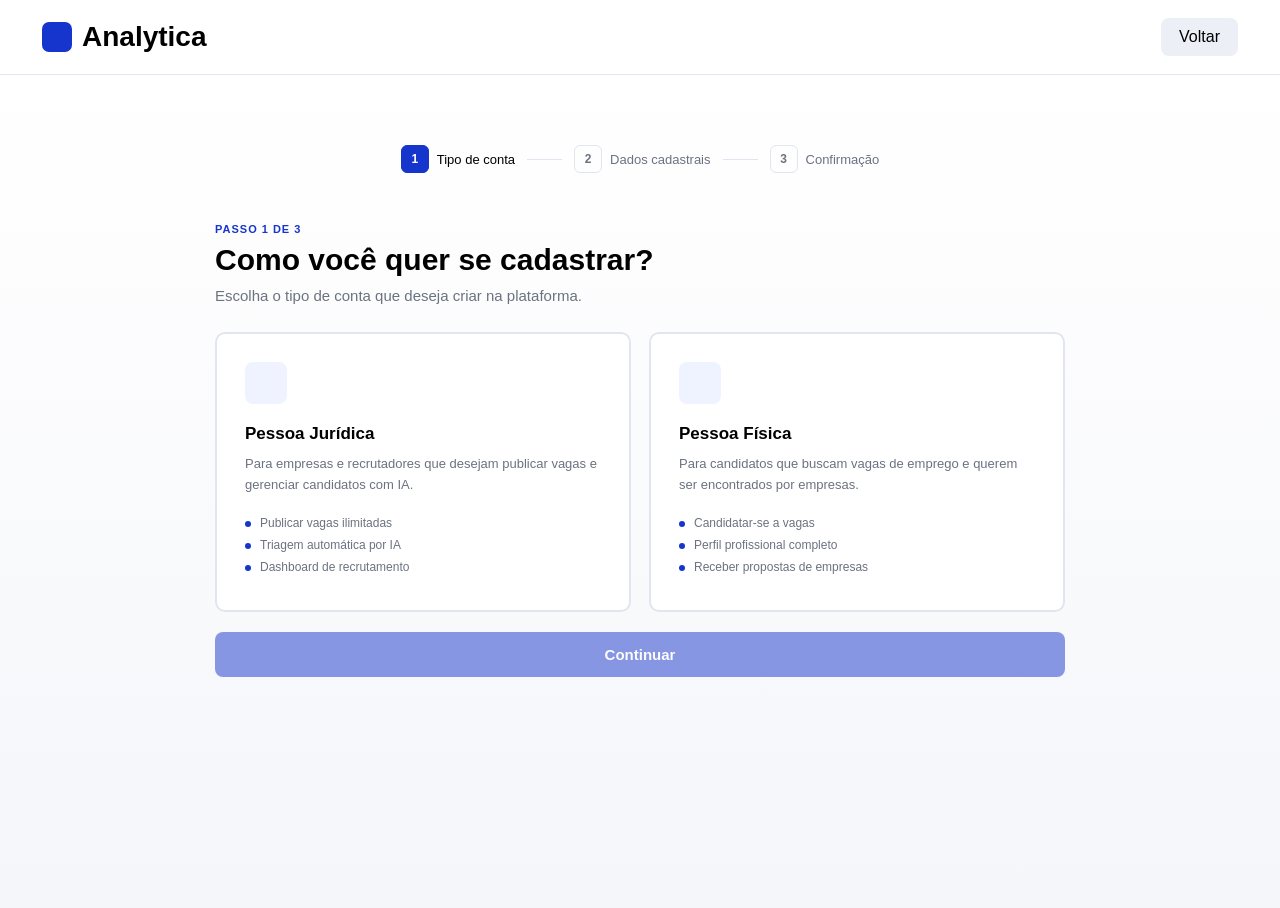
<file: paginas/cadastro.html>
<!DOCTYPE html>
<html lang="pt-BR">
<head>
    <meta charset="UTF-8">
    <meta name="viewport" content="width=device-width, initial-scale=1.0">
    <title>Cadastro - Analytica</title>

    <link rel="stylesheet" href="../css/cadastro.css">
</head>

<body>

    <header>
        <div id="logo">
            <div id="logo_icone"><!-- Acrescentar ícone --></div>
            <span>Analytica</span>
        </div>
        
        <a href="../index.html" id="voltar">
            Voltar
        </a>
    </header>

<main>

    <section id="cadastro">

        <!-- INDICADOR DE ETAPAS -->
        <div id="etapas">
            <div class="etapa ativa">
                <span>1</span>
                <p>Tipo de conta</p>
            </div>

            <div class="linha"></div>

            <div class="etapa">
                <span>2</span>
                <p>Dados cadastrais</p>
            </div>

            <div class="linha"></div>

            <div class="etapa">
                <span>3</span>
                <p>Confirmação</p>
            </div>
        </div>

        <!-- ETAPA 1 -->
        <div id="etapa1" class="conteudo_etapa">

            <div class="titulo_etapa">
                <h5>
                    PASSO 1 DE 3
                </h5>
                <h1>
                    Como você quer se cadastrar?
                </h1>
                <p>
                    Escolha o tipo de conta que deseja criar na plataforma.
                </p>
            </div>

            <div id="tipos_conta">

                <button type="button" class="tipo_conta" id="pessoa_juridica">
                    <div class="linhacheck">
                        <div class="icone_tipo">
                            <!-- Acrescentar ícone -->
                        </div>
                        <span class="check">
                            <!-- Acrescentar ícone -->
                        </span>
                    </div>

                    <div class="titulo_tipo">
                        <h3>Pessoa Jurídica</h3>
                    </div>

                    <p>
                        Para empresas e recrutadores que desejam publicar
                        vagas e gerenciar candidatos com IA.
                    </p>

                    <ul>
                        <li>Publicar vagas ilimitadas</li>
                        <li>Triagem automática por IA</li>
                        <li>Dashboard de recrutamento</li>
                    </ul>
                </button>

                <button type="button" class="tipo_conta" id="pessoa_fisica">
                    <div class="linhacheck">
                        <div class="icone_tipo">
                            <!-- Acrescentar ícone -->
                        </div>
                        <span class="check">
                            <!-- Acrescentar ícone -->
                        </span>
                    </div>

                    <div class="titulo_tipo">
                        <h3>Pessoa Física</h3>
                    </div>

                    <p>
                        Para candidatos que buscam vagas de emprego
                        e querem ser encontrados por empresas.
                    </p>

                    <ul>
                        <li>Candidatar-se a vagas</li>
                        <li>Perfil profissional completo</li>
                        <li>Receber propostas de empresas</li>
                    </ul>
                </button>

            </div>


            <button type="button" id="continuar_etapa1" class="botao_principal" disabled>
                Continuar
            </button>

        </div>


        <!-- ETAPA 2 -->

        <div id="etapa2" class="conteudo_etapa escondido">

            <div class="titulo_etapa">
                
                <h5 id="tipo_cadastro">
                    PASSO 2 DE 3
                </h5>
                <h1 id="titulo_dados">
                    Seus dados
                </h1>
            
            </div>


            <form id="form_cadastro">

                <div id="campos_cadastro">
                    <!-- OS CAMPOS SERÃO COLOCADOS PELO JAVASCRIPT -->
                </div>

                <div class="botoes_etapa">
                    <button type="button" id="voltar_etapa1" class="botao_secundario">
                        Voltar
                    </button>

                    <button type="submit" class="botao_principal">
                        Continuar
                    </button>
                </div>

            </form>

        </div>

        <!-- ETAPA 3 -->

        <div id="etapa3" class="conteudo_etapa escondido">
            <div id="confirmacao">

                <div id="icone_confirmacao">
                    <!-- Acrescentar ícone -->
                </div>
                
                <h5>
                    CADASTRO CONCLUÍDO
                </h5>

                <h1>
                    Conta criada com sucesso!
                </h1>

                <p id="mensagem_confirmacao">
                    Seu cadastro foi realizado com sucesso.
                </p>

                <div id="botoes_confirmacao">
                    <a href="#" id="ir_para_area" class="botao_principal">
                        Continuar
                    </a>

                    <a href="index.html" class="botao_secundario">
                        Voltar ao início
                    </a>
                </div>

            </div>
        </div>

    </section>

</main>

    <script src="../js/cadastro.js"></script>

</body>
</html>
</file>
<file: css/cadastro.css>
:root{

    --color-blue: #1635CC;
    --color-darkblue: #0F27A8;

    --color-gray: #6B7280;
    --color-lightgray: #F5F6FA;

    --color-border: #E2E5EF;

    --radius: 10px;

}

*{

    margin: 0;
    padding: 0;

    box-sizing: border-box;

}

body{
    background: white;
    color: black;
    font-family: Arial, Helvetica, sans-serif;
}

/* HEADER */

header{

    display: flex;
    justify-content: space-between;
    align-items: center;

    padding: 18px 42px;

    border-bottom: 1px solid var(--color-border);

}

#logo{

    display: flex;
    align-items: center;
    gap: 10px;

    font-weight: bold;
    font-size: 28px;

}

#logo_icone{

    width: 30px;
    height: 30px;

    background: var(--color-blue);

    color: white;

    display: flex;
    justify-content: center;
    align-items: center;

    border-radius: 7px;

    font-size: 14px;

}

#voltar{

    cursor: pointer;

    background-color: #ECEFF5;
    color: black;

    border: none;
    border-radius: 8px;

    text-decoration: none;

    padding: 10px 18px;

    transition: .25s;

}
#voltar:hover{
    color: var(--color-blue);
    background: #EEF3FF;
}

/* MAIN */

main{

    min-height: calc(100vh - 67px);
    padding: 70px 20px;

    background: linear-gradient(180deg, white, #F5F6FA);

}

#cadastro{

    width: 100%;
    max-width: 850px;

    margin: auto;

}

/* ETAPAS */

#etapas{

    display: flex;
    justify-content: center;
    align-items: center;

    margin-bottom: 50px;

}

.etapa{

    display: flex;
    align-items: center;
    gap: 8px;

    color: var(--color-gray);

}

.etapa span{

    width: 28px;
    height: 28px;

    display: flex;
    justify-content: center;
    align-items: center;

    border: 1px solid var(--color-border);
    border-radius: 6px;

    font-size: 12px;
    font-weight: bold;

}

.etapa p{
    font-size: 13px;
}

.etapa.ativa{
    color: black;
}

.etapa.ativa span{
    background: var(--color-blue);
    color: white;
    border-color: var(--color-blue);
}

.linha{

    width: 35px;
    height: 1px;

    margin: 0 12px;

    background: var(--color-border);

}

/* CONTEÚDO */

.conteudo_etapa{
    width: 100%;
}

.escondido{
    display: none;
}

.titulo_etapa{
    margin-bottom: 28px;
}

.titulo_etapa h5{

    color: var(--color-blue);

    letter-spacing: 1px;
    font-size: 11px;
    margin-bottom: 8px;

}

.titulo_etapa h1{
    font-size: 30px;
    margin-bottom: 10px;
}

.titulo_etapa p{
    color: var(--color-gray);
    font-size: 15px;
}

/* TIPOS DE CONTA */

#tipos_conta{
    display: grid;
    grid-template-columns: repeat(2, 1fr);
    gap: 18px;
}

.tipo_conta{

    cursor: pointer;

    padding: 28px;

    border: 2px solid var(--color-border);
    border-radius: var(--radius);

    background: white;
    text-align: left;

    transition: .25s;

}

.tipo_conta:hover{
    border-color: rgba(22, 53, 204, .45);
    background: #FAFBFF;
}

.tipo_conta.selecionado{
    border-color: var(--color-blue);
    background: #F5F7FF;
}

.linhacheck{
    display: flex;
    justify-content: space-between;
}

.icone_tipo{

    width: 42px;
    height: 42px;

    display: flex;

    justify-content: center;
    align-items: center;

    background: #EEF3FF;

    border-radius: 8px;

    margin-bottom: 20px;

}

.titulo_tipo{

    display: flex;

    justify-content: flex-start;
    align-items: center;

    margin-bottom: 10px;

}

.titulo_tipo h3{
    font-size: 17px;
}

.check{

    display: none;

    width: 22px;
    height: 22px;

    justify-content: center;
    align-items: center;

    background: var(--color-blue);

    color: white;

    border-radius: 50%;

    font-size: 12px;
    margin-top: 10px;

}

.tipo_conta.selecionado .check{
    display: flex;
}

.tipo_conta p{
    color: var(--color-gray);
    font-size: 13px;
    line-height: 1.6;
}

.tipo_conta ul{
    margin-top: 20px;
    list-style: none;
}

.tipo_conta li{

    position: relative;

    padding-left: 15px;
    margin-bottom: 8px;

    color: var(--color-gray);

    font-size: 12px;

}

.tipo_conta li::before{

    content: "";

    position: absolute;

    left: 0;
    top: 5px;

    width: 6px;
    height: 6px;

    background: var(--color-blue);

    border-radius: 50%;

}

/* FORMULÁRIO */

#form_cadastro{

    padding: 30px;
    
    border: 1px solid var(--color-border);
    border-radius: var(--radius);

    background: white;

}

.campo{

    display: flex;
    flex-direction: column;

    gap: 8px;

    margin-bottom: 18px;

}

.campo label{
    font-size: 14px;
    font-weight: bold;
}

.campo input{

    padding: 13px;

    border: 1px solid var(--color-border);
    border-radius: 8px;

    outline: none;

    font-size: 14px;

}

.campo input:focus{
    border-color: var(--color-blue);
}

/* BOTÕES */

.botao_principal{

    cursor: pointer;

    display: flex;

    justify-content: center;
    align-items: center;

    padding: 14px 25px;

    border: none;
    border-radius: 8px;

    background: var(--color-blue);

    color: white;
    text-decoration: none;

    font-size: 15px;
    font-weight: bold;

    transition: .25s;

}

.botao_principal:hover{
    background: var(--color-darkblue);
}

.botao_principal:disabled{
    cursor: not-allowed;
    opacity: .5;
}

#continuar_etapa1{
    width: 100%;
    margin-top: 20px;
}

.botoes_etapa{
    display: flex;
    gap: 15px;
}

.botoes_etapa .botao_principal{
    flex: 1;
}

.botao_secundario{

    cursor: pointer;

    padding: 14px 25px;

    border: 1px solid var(--color-border);
    border-radius: 8px;

    background: white;
    color: black;

    text-decoration: none;
    font-size: 15px;

    transition: .25s;

}

.botao_secundario:hover{
    border-color: var(--color-blue);
    color: var(--color-blue);
}

/* CONFIRMAÇÃO */

#confirmacao{
    max-width: 550px;
    margin: auto;
    text-align: center;
}

#icone_confirmacao{

    width: 70px;
    height: 70px;

    display: flex;

    justify-content: center;
    align-items: center;

    margin: 0 auto 25px;

    background: var(--color-blue);

    color: white;

    border-radius: var(--radius);

    font-size: 32px;

}

#confirmacao h5{
    color: var(--color-blue);
    letter-spacing: 1px;
    margin-bottom: 10px;
}

#confirmacao h1{
    font-size: 30px;
    margin-bottom: 15px;
}

#mensagem_confirmacao{
    color: var(--color-gray);
    line-height: 1.6;
}

#botoes_confirmacao{
    display: flex;
    justify-content: center;
    gap: 15px;
    margin-top: 30px;
}

/* RESPONSIVIDADE */

@media(max-width: 700px){

    #tipos_conta{
        grid-template-columns: 1fr;
    }

    .etapa p{
        display: none;
    }

    .linha{
        width: 30px;
    }

}

@media(max-width: 500px){

    header{
        padding: 18px;
    }

    main{
        padding: 45px 15px;
    }

    #etapas{
        margin-bottom: 35px;
    }

    #botoes_confirmacao, .botoes_etapa{
        flex-direction: column;
    }

}
</file>
